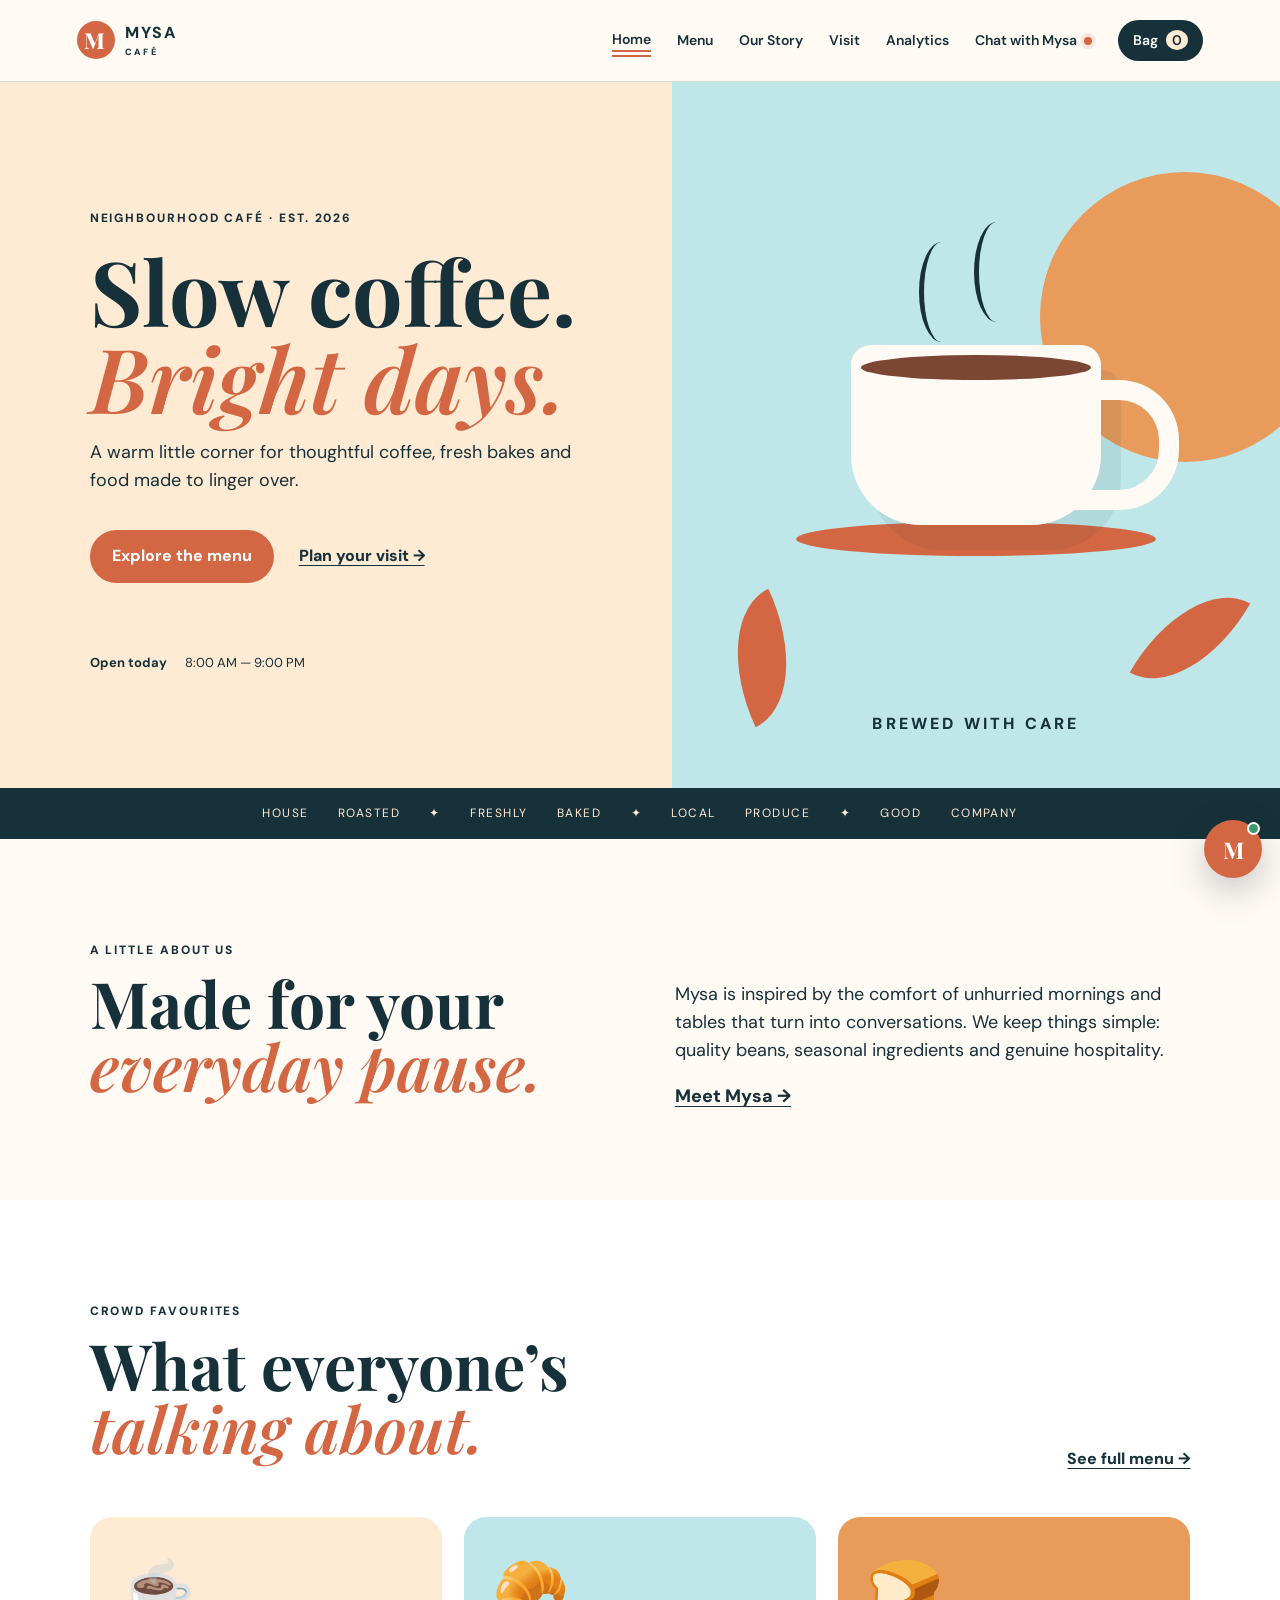
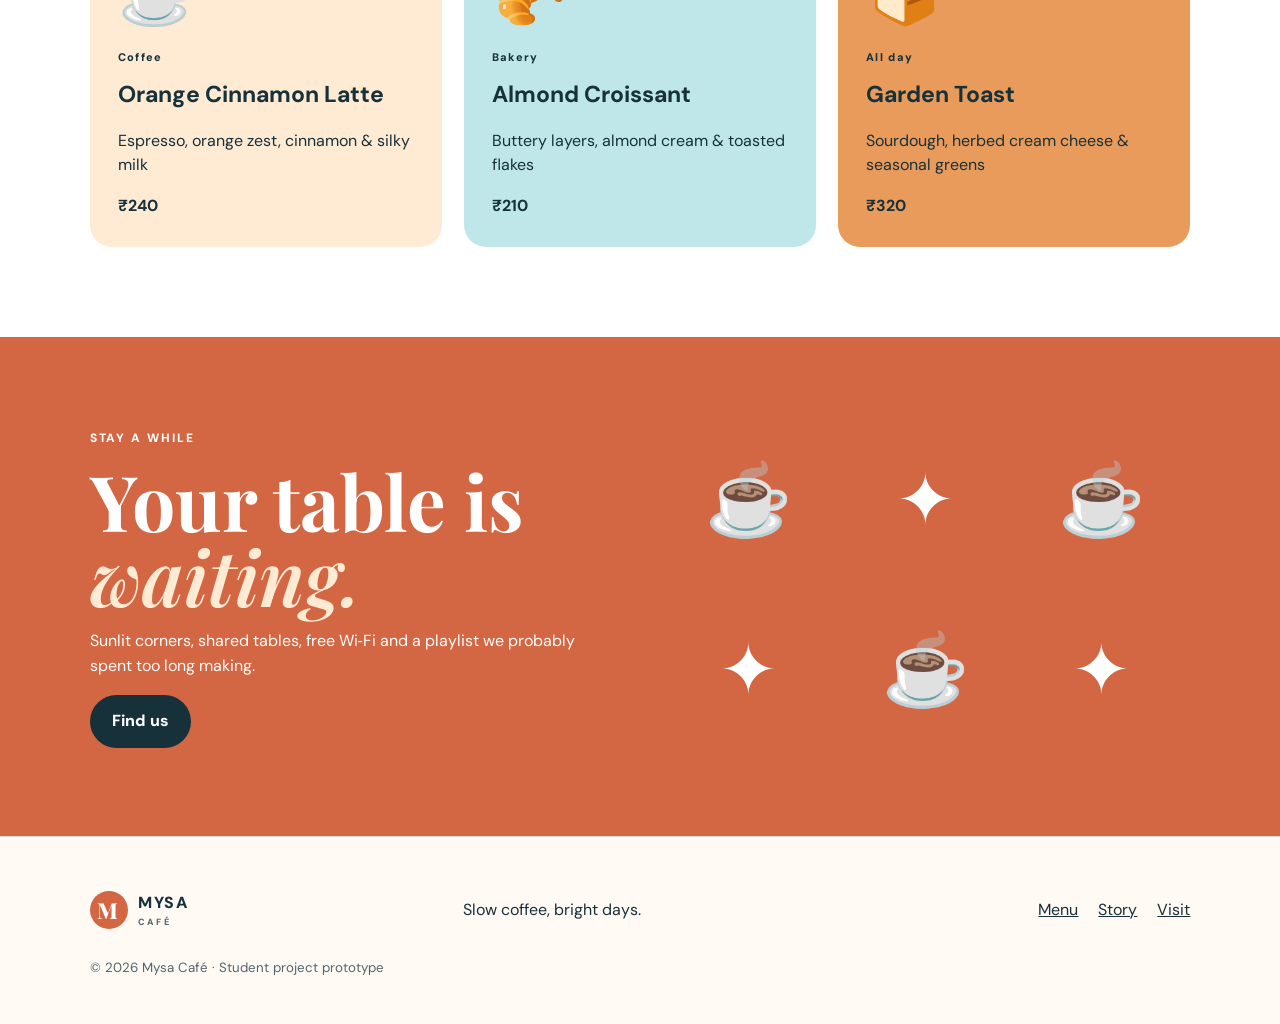
<file: index.html>
<!doctype html><html lang="en"><head><meta charset="utf-8"><meta name="viewport" content="width=device-width,initial-scale=1"><meta name="description" content="Mysa Cafe - slow coffee, bright plates and good company."><title>Mysa Café | Home</title><link rel="preconnect" href="https://fonts.googleapis.com"><link rel="preconnect" href="https://fonts.gstatic.com" crossorigin><link href="https://fonts.googleapis.com/css2?family=DM+Sans:wght@400;500;600;700&family=Playfair+Display:ital,wght@0,600;1,600&display=swap" rel="stylesheet"><link rel="stylesheet" href="styles.css">  <link rel="stylesheet" href="animations.css">
</head><body>
<header class="site-header"><a class="brand" href="index.html"><span class="brand-mark">M</span><span>MYSA <small>CAFÉ</small></span></a><button class="nav-toggle" aria-label="Open navigation" aria-expanded="false">☰</button><nav><a class="active" href="index.html">Home</a><a href="menu.html">Menu</a><a href="about.html">Our Story</a><a href="contact.html">Visit</a><a href="dashboard.html">Analytics</a><a href="#chat" class="chat-nav-link" data-open-chat>Chat with Mysa <span class="chat-nav-dot" aria-hidden="true"></span></a><a class="bag" href="menu.html#order">Bag <span id="cartCount">0</span></a></nav></header>
<main><section class="hero"><div class="hero-copy"><p class="eyebrow">NEIGHBOURHOOD CAFÉ · EST. 2026</p><h1>Slow coffee.<br><em>Bright days.</em></h1><p class="lede">A warm little corner for thoughtful coffee, fresh bakes and food made to linger over.</p><div class="actions"><a class="btn primary" href="menu.html">Explore the menu</a><a class="text-link" href="contact.html">Plan your visit →</a></div><div class="hero-note"><b>Open today</b><span>8:00 AM — 9:00 PM</span></div></div><div class="hero-art" aria-label="Stylised illustration of a coffee cup"><div class="sun"></div><div class="steam s1"></div><div class="steam s2"></div><div class="cup"><div class="coffee"></div></div><div class="saucer"></div><div class="leaf l1"></div><div class="leaf l2"></div><p>BREWED WITH CARE</p></div></section>
<section class="marquee" aria-label="Cafe highlights"><span>HOUSE ROASTED</span> ✦ <span>FRESHLY BAKED</span> ✦ <span>LOCAL PRODUCE</span> ✦ <span>GOOD COMPANY</span></section>
<section class="section intro"><div><p class="eyebrow">A LITTLE ABOUT US</p><h2>Made for your<br><em>everyday pause.</em></h2></div><div><p>Mysa is inspired by the comfort of unhurried mornings and tables that turn into conversations. We keep things simple: quality beans, seasonal ingredients and genuine hospitality.</p><a class="text-link" href="about.html">Meet Mysa →</a></div></section>
<section class="section favourites"><div class="section-head"><div><p class="eyebrow">CROWD FAVOURITES</p><h2>What everyone’s<br><em>talking about.</em></h2></div><a class="text-link" href="menu.html">See full menu →</a></div><div class="cards"><article class="food-card peach"><div class="food-icon">☕</div><div><span>Coffee</span><h3>Orange Cinnamon Latte</h3><p>Espresso, orange zest, cinnamon & silky milk</p><b>₹240</b></div></article><article class="food-card blue"><div class="food-icon">🥐</div><div><span>Bakery</span><h3>Almond Croissant</h3><p>Buttery layers, almond cream & toasted flakes</p><b>₹210</b></div></article><article class="food-card orange"><div class="food-icon">🍞</div><div><span>All day</span><h3>Garden Toast</h3><p>Sourdough, herbed cream cheese & seasonal greens</p><b>₹320</b></div></article></div></section>
<section class="split-banner"><div><p class="eyebrow">STAY A WHILE</p><h2>Your table is<br><em>waiting.</em></h2><p>Sunlit corners, shared tables, free Wi‑Fi and a playlist we probably spent too long making.</p><a class="btn dark" href="contact.html">Find us</a></div><div class="pattern"><span>☕</span><span>✦</span><span>☕</span><span>✦</span><span>☕</span><span>✦</span></div></section></main>
<footer><div class="brand footer-brand"><span class="brand-mark">M</span><span>MYSA <small>CAFÉ</small></span></div><p>Slow coffee, bright days.</p><div><a href="menu.html">Menu</a><a href="about.html">Story</a><a href="contact.html">Visit</a></div><small>© 2026 Mysa Café · Student project prototype</small></footer><script src="script.js"></script>  <script src="animations.js"></script>
</body></html>
</file>
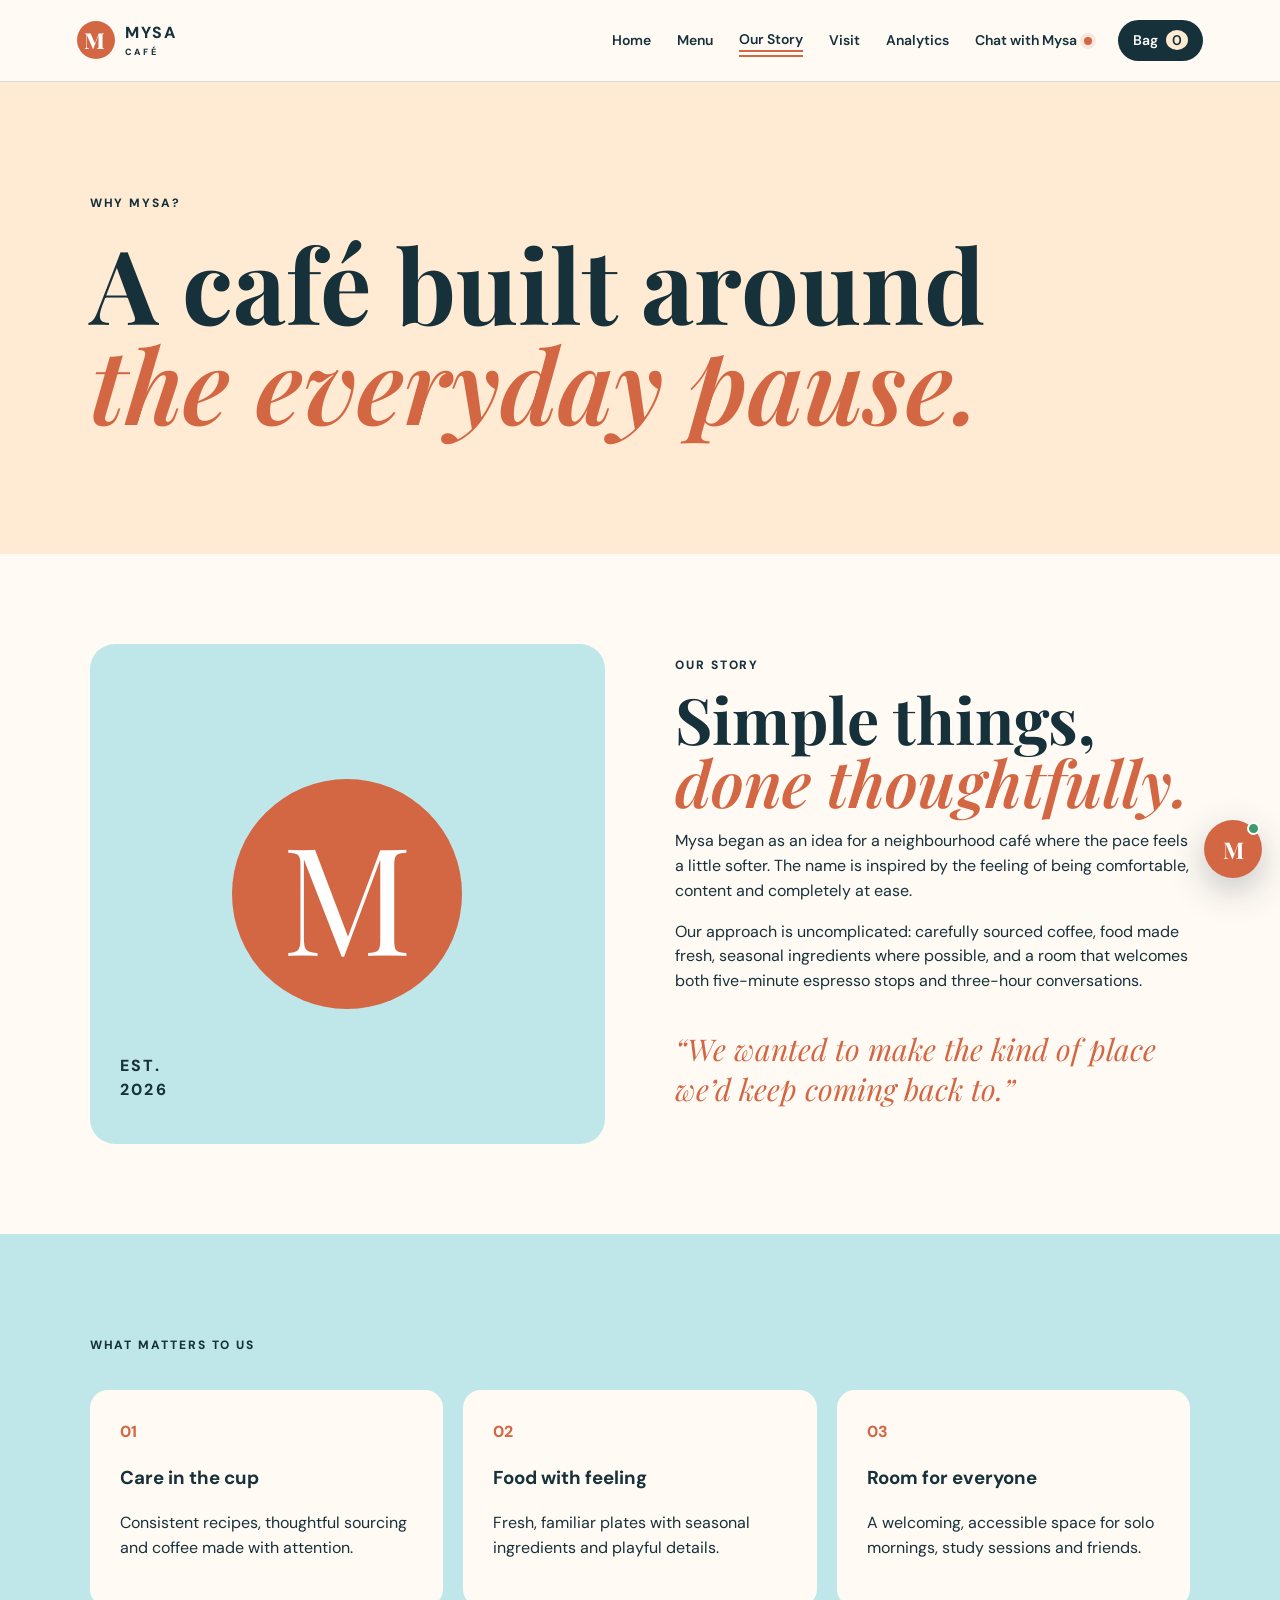
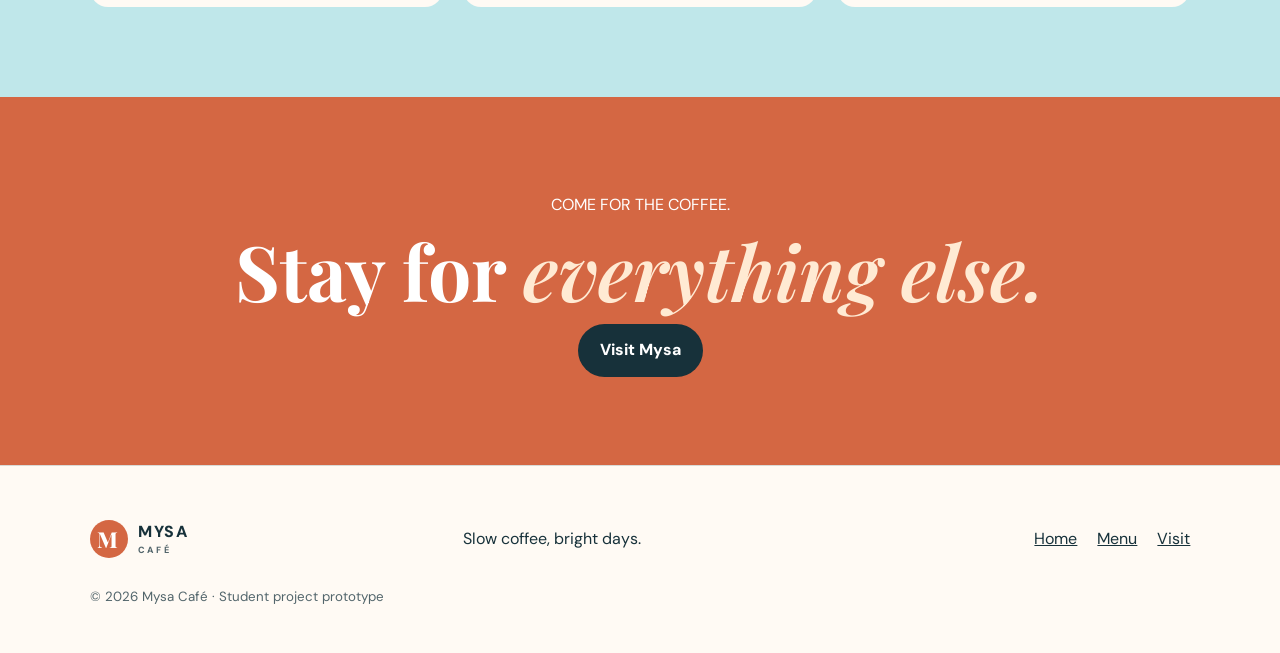
<file: about.html>
<!doctype html><html lang="en"><head><meta charset="utf-8"><meta name="viewport" content="width=device-width,initial-scale=1"><title>Mysa Café | Our Story</title><link rel="preconnect" href="https://fonts.googleapis.com"><link rel="preconnect" href="https://fonts.gstatic.com" crossorigin><link href="https://fonts.googleapis.com/css2?family=DM+Sans:wght@400;500;600;700&family=Playfair+Display:ital,wght@0,600;1,600&display=swap" rel="stylesheet"><link rel="stylesheet" href="styles.css">  <link rel="stylesheet" href="animations.css">
</head><body><header class="site-header"><a class="brand" href="index.html"><span class="brand-mark">M</span><span>MYSA <small>CAFÉ</small></span></a><button class="nav-toggle" aria-label="Open navigation" aria-expanded="false">☰</button><nav><a href="index.html">Home</a><a href="menu.html">Menu</a><a class="active" href="about.html">Our Story</a><a href="contact.html">Visit</a><a href="dashboard.html">Analytics</a><a href="#chat" class="chat-nav-link" data-open-chat>Chat with Mysa <span class="chat-nav-dot" aria-hidden="true"></span></a><a class="bag" href="menu.html#order">Bag <span id="cartCount">0</span></a></nav></header><main><section class="page-hero story-hero"><p class="eyebrow">WHY MYSA?</p><h1>A café built around<br><em>the everyday pause.</em></h1></section><section class="story-grid section"><div class="story-art"><div class="big-circle">M</div><p>EST.<br>2026</p></div><div class="story-copy"><p class="eyebrow">OUR STORY</p><h2>Simple things,<br><em>done thoughtfully.</em></h2><p>Mysa began as an idea for a neighbourhood café where the pace feels a little softer. The name is inspired by the feeling of being comfortable, content and completely at ease.</p><p>Our approach is uncomplicated: carefully sourced coffee, food made fresh, seasonal ingredients where possible, and a room that welcomes both five-minute espresso stops and three-hour conversations.</p><blockquote>“We wanted to make the kind of place we’d keep coming back to.”</blockquote></div></section><section class="values section"><p class="eyebrow">WHAT MATTERS TO US</p><div class="value-grid"><article><span>01</span><h3>Care in the cup</h3><p>Consistent recipes, thoughtful sourcing and coffee made with attention.</p></article><article><span>02</span><h3>Food with feeling</h3><p>Fresh, familiar plates with seasonal ingredients and playful details.</p></article><article><span>03</span><h3>Room for everyone</h3><p>A welcoming, accessible space for solo mornings, study sessions and friends.</p></article></div></section><section class="quote-banner"><p>COME FOR THE COFFEE.</p><h2>Stay for <em>everything else.</em></h2><a class="btn dark" href="contact.html">Visit Mysa</a></section></main><footer><div class="brand footer-brand"><span class="brand-mark">M</span><span>MYSA <small>CAFÉ</small></span></div><p>Slow coffee, bright days.</p><div><a href="index.html">Home</a><a href="menu.html">Menu</a><a href="contact.html">Visit</a></div><small>© 2026 Mysa Café · Student project prototype</small></footer><script src="script.js"></script>  <script src="animations.js"></script>
</body></html>
</file>
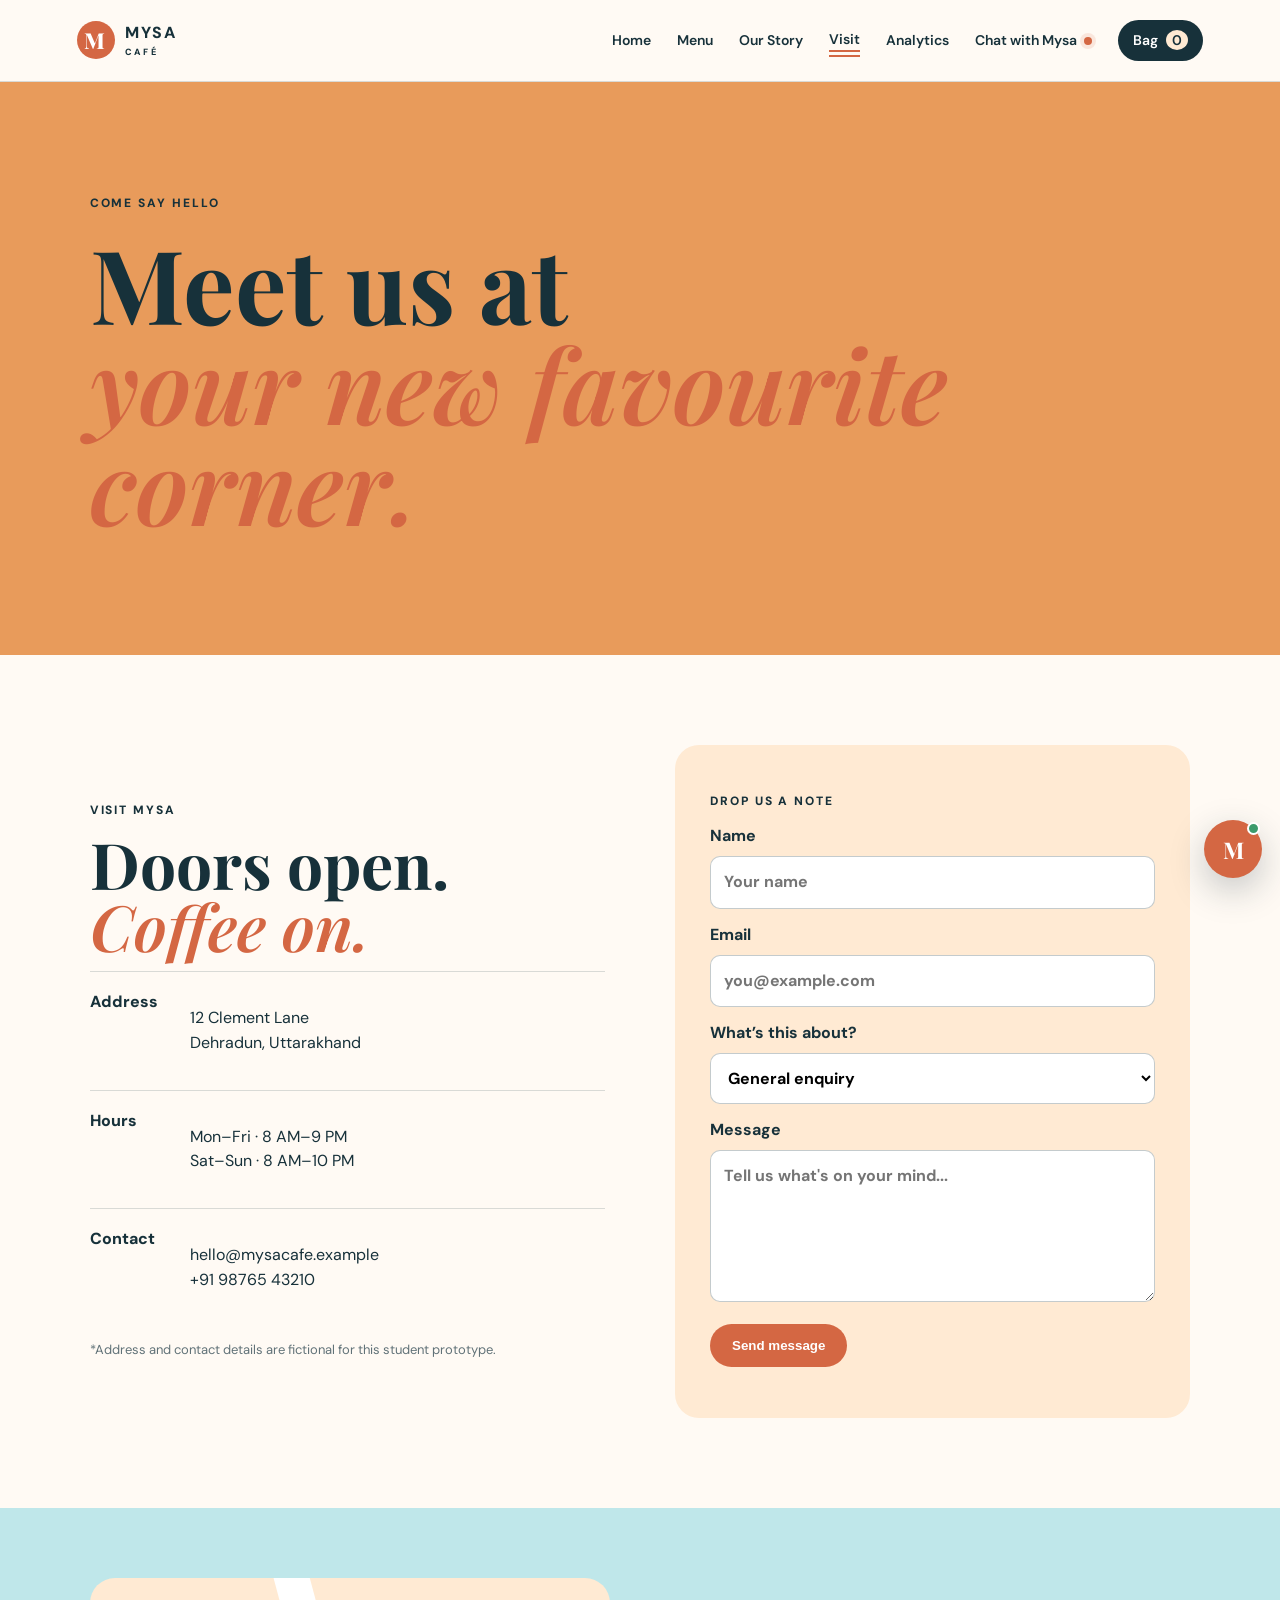
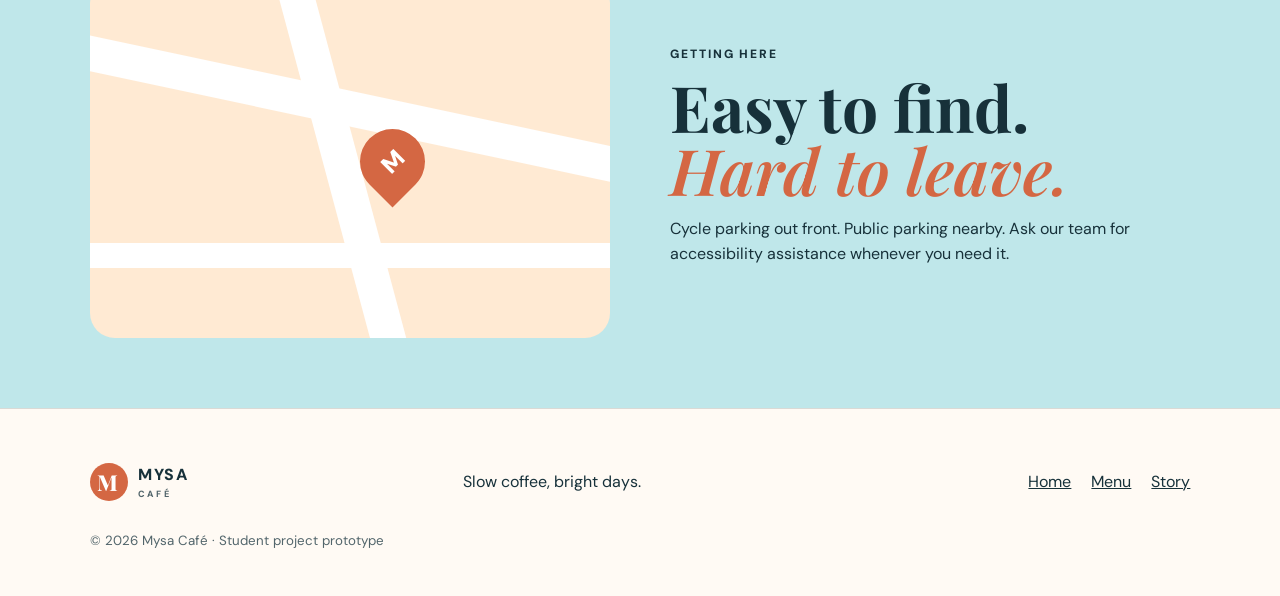
<file: contact.html>
<!doctype html><html lang="en"><head><meta charset="utf-8"><meta name="viewport" content="width=device-width,initial-scale=1"><title>Mysa Café | Visit</title><link rel="preconnect" href="https://fonts.googleapis.com"><link rel="preconnect" href="https://fonts.gstatic.com" crossorigin><link href="https://fonts.googleapis.com/css2?family=DM+Sans:wght@400;500;600;700&family=Playfair+Display:ital,wght@0,600;1,600&display=swap" rel="stylesheet"><link rel="stylesheet" href="styles.css">  <link rel="stylesheet" href="animations.css">
</head><body><header class="site-header"><a class="brand" href="index.html"><span class="brand-mark">M</span><span>MYSA <small>CAFÉ</small></span></a><button class="nav-toggle" aria-label="Open navigation" aria-expanded="false">☰</button><nav><a href="index.html">Home</a><a href="menu.html">Menu</a><a href="about.html">Our Story</a><a class="active" href="contact.html">Visit</a><a href="dashboard.html">Analytics</a><a href="#chat" class="chat-nav-link" data-open-chat>Chat with Mysa <span class="chat-nav-dot" aria-hidden="true"></span></a><a class="bag" href="menu.html#order">Bag <span id="cartCount">0</span></a></nav></header><main><section class="page-hero visit-hero"><p class="eyebrow">COME SAY HELLO</p><h1>Meet us at<br><em>your new favourite corner.</em></h1></section><section class="visit-grid section"><div class="visit-info"><p class="eyebrow">VISIT MYSA</p><h2>Doors open.<br><em>Coffee on.</em></h2><div class="info-row"><span>Address</span><p>12 Clement Lane<br>Dehradun, Uttarakhand</p></div><div class="info-row"><span>Hours</span><p>Mon–Fri · 8 AM–9 PM<br>Sat–Sun · 8 AM–10 PM</p></div><div class="info-row"><span>Contact</span><p>hello@mysacafe.example<br>+91 98765 43210</p></div><p class="fine">*Address and contact details are fictional for this student prototype.</p></div><form class="contact-form" id="contactForm"><p class="eyebrow">DROP US A NOTE</p><label>Name<input name="name" required placeholder="Your name"></label><label>Email<input name="email" type="email" required placeholder="you@example.com"></label><label>What’s this about?<select name="topic"><option>General enquiry</option><option>Table / group visit</option><option>Feedback</option><option>Collaboration</option></select></label><label>Message<textarea name="message" rows="5" required placeholder="Tell us what's on your mind..."></textarea></label><button class="btn primary" type="submit">Send message</button><p id="formStatus" class="form-status" role="status"></p></form></section><section class="map-card"><div class="roads"><span class="road r1"></span><span class="road r2"></span><span class="road r3"></span><span class="pin">M</span></div><div><p class="eyebrow">GETTING HERE</p><h2>Easy to find.<br><em>Hard to leave.</em></h2><p>Cycle parking out front. Public parking nearby. Ask our team for accessibility assistance whenever you need it.</p></div></section></main><footer><div class="brand footer-brand"><span class="brand-mark">M</span><span>MYSA <small>CAFÉ</small></span></div><p>Slow coffee, bright days.</p><div><a href="index.html">Home</a><a href="menu.html">Menu</a><a href="about.html">Story</a></div><small>© 2026 Mysa Café · Student project prototype</small></footer><script src="script.js"></script>  <script src="animations.js"></script>
</body></html>
</file>
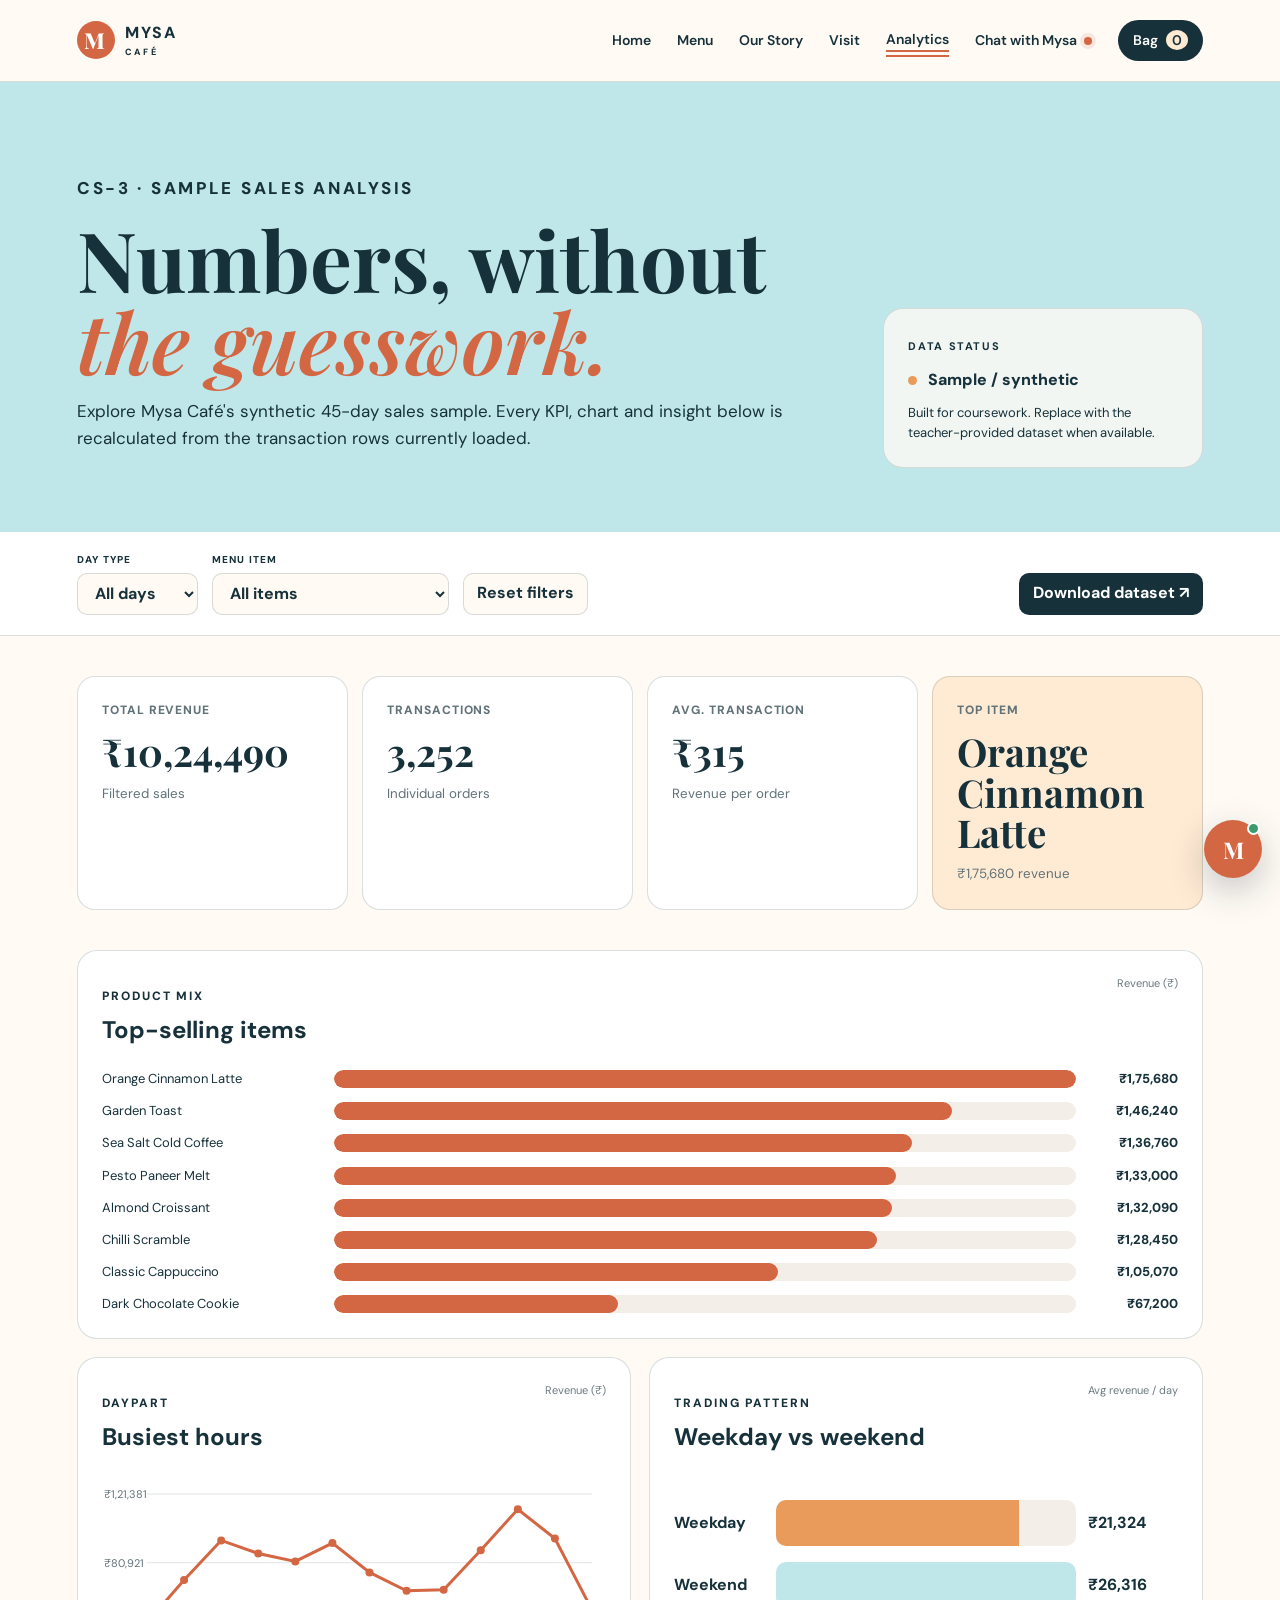
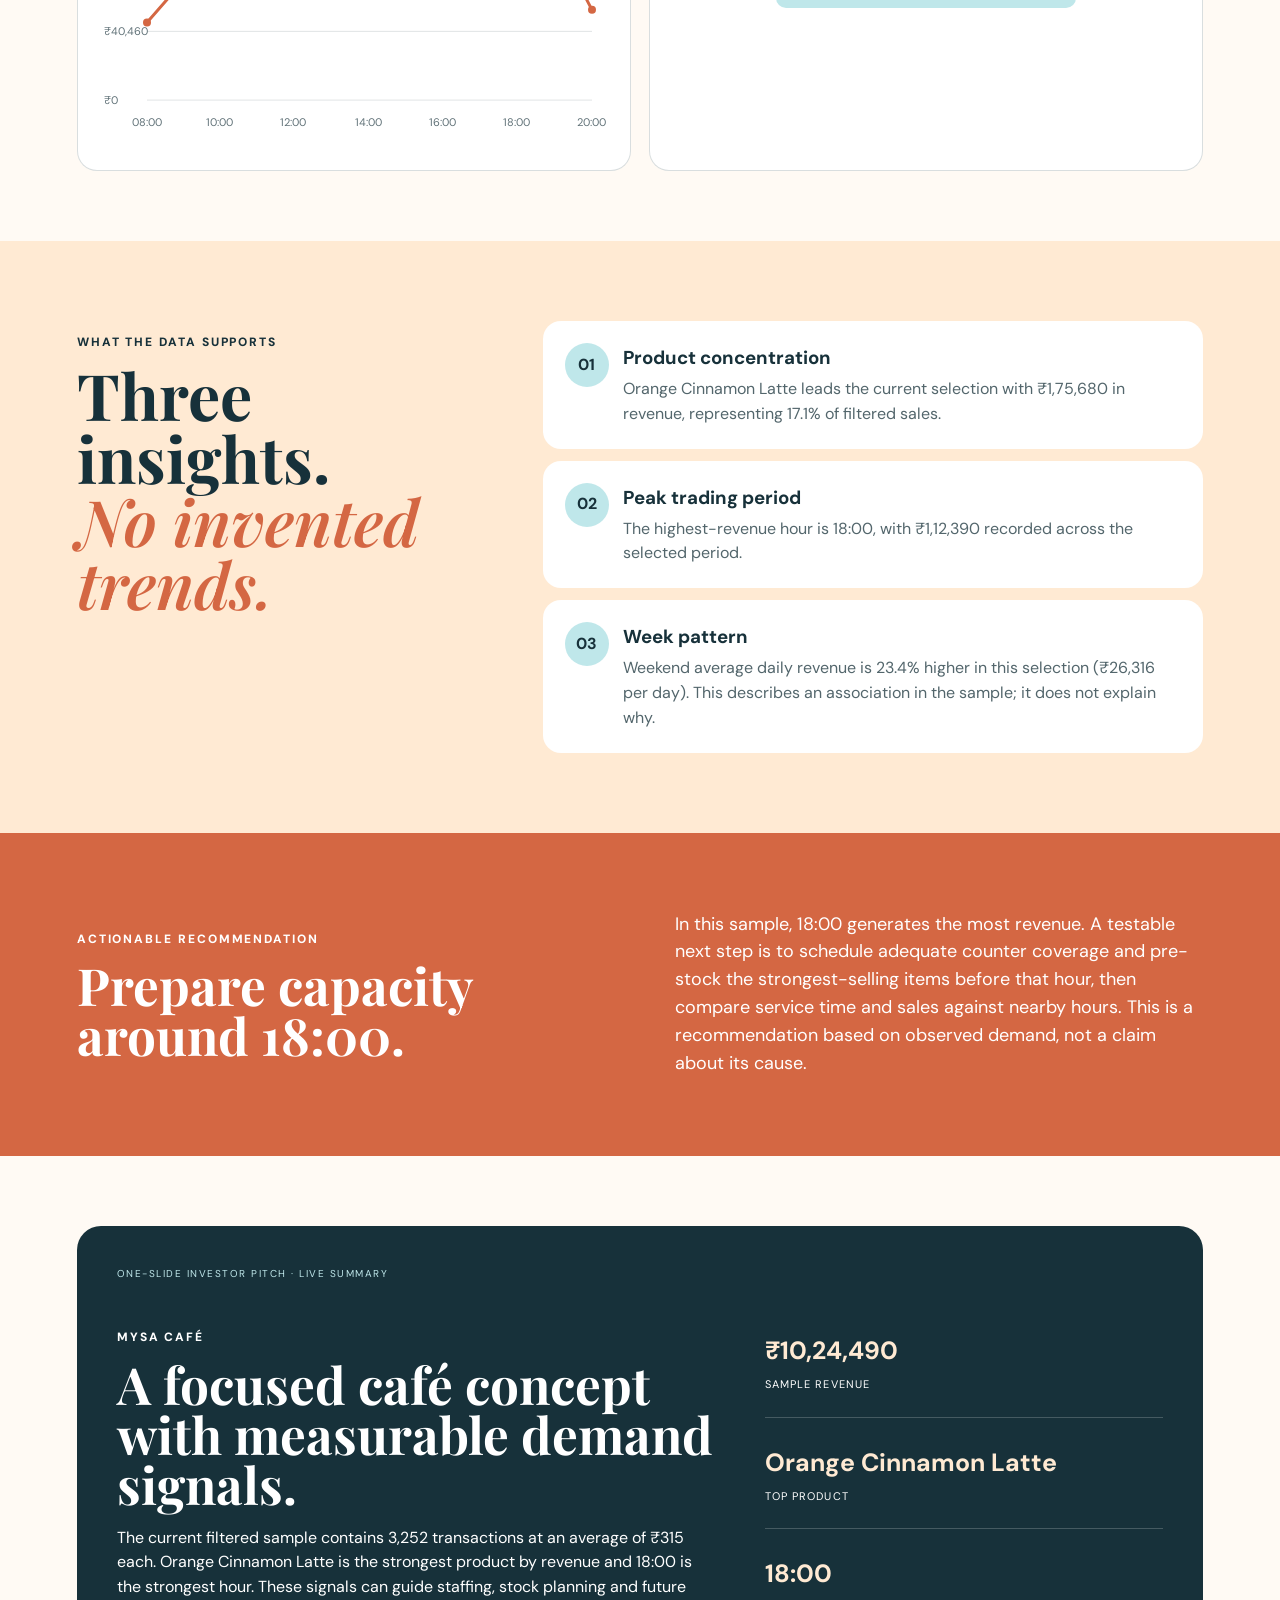
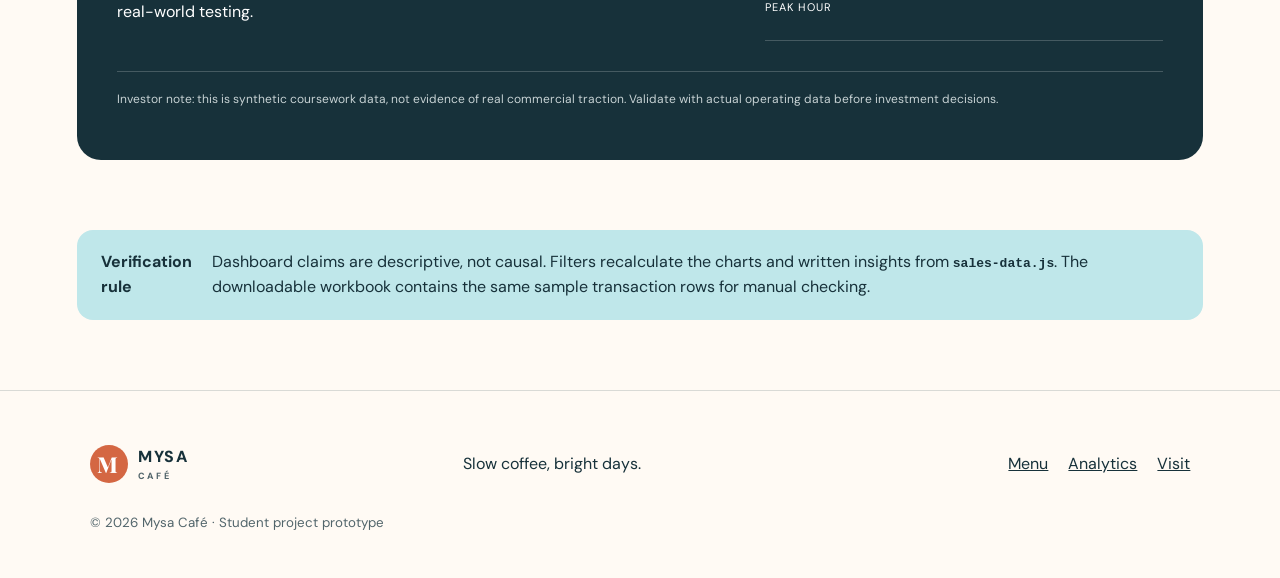
<file: dashboard.html>
<!doctype html><html lang="en"><head><meta charset="utf-8"><meta name="viewport" content="width=device-width,initial-scale=1"><meta name="description" content="Mysa Cafe sample sales analytics dashboard"><title>Mysa Café | Sales Dashboard</title><link rel="preconnect" href="https://fonts.googleapis.com"><link rel="preconnect" href="https://fonts.gstatic.com" crossorigin><link href="https://fonts.googleapis.com/css2?family=DM+Sans:wght@400;500;600;700&family=Playfair+Display:ital,wght@0,600;1,600&display=swap" rel="stylesheet"><link rel="stylesheet" href="styles.css"><link rel="stylesheet" href="dashboard.css">  <link rel="stylesheet" href="animations.css">
</head><body>
<header class="site-header"><a class="brand" href="index.html"><span class="brand-mark">M</span><span>MYSA <small>CAFÉ</small></span></a><button class="nav-toggle" aria-label="Open navigation" aria-expanded="false">☰</button><nav><a href="index.html">Home</a><a href="menu.html">Menu</a><a href="about.html">Our Story</a><a href="contact.html">Visit</a><a class="active" href="dashboard.html">Analytics</a><a href="#chat" class="chat-nav-link" data-open-chat>Chat with Mysa <span class="chat-nav-dot"></span></a><a class="bag" href="menu.html#order">Bag <span id="cartCount">0</span></a></nav></header>
<main class="dash-main"><section class="dash-hero"><div><p class="eyebrow">CS-3 · SAMPLE SALES ANALYSIS</p><h1>Numbers, without<br><em>the guesswork.</em></h1><p>Explore Mysa Café's synthetic 45-day sales sample. Every KPI, chart and insight below is recalculated from the transaction rows currently loaded.</p></div><div class="data-trust"><strong>DATA STATUS</strong><span><i></i> Sample / synthetic</span><p>Built for coursework. Replace with the teacher-provided dataset when available.</p></div></section>
<section class="dash-toolbar" aria-label="Dashboard filters"><div><label for="dayFilter">Day type</label><select id="dayFilter"><option value="All">All days</option><option>Weekday</option><option>Weekend</option></select></div><div><label for="itemFilter">Menu item</label><select id="itemFilter"><option value="All">All items</option></select></div><button id="resetFilters" type="button">Reset filters</button><a class="data-download" href="Mysa_Cafe_Sample_Sales_Data.xlsx" download>Download dataset ↗</a></section>
<section class="kpi-grid" aria-label="Key performance indicators"><article><span>Total revenue</span><strong id="kpiRevenue">—</strong><small id="kpiRevenueNote">Filtered sales</small></article><article><span>Transactions</span><strong id="kpiTransactions">—</strong><small>Individual orders</small></article><article><span>Avg. transaction</span><strong id="kpiAverage">—</strong><small>Revenue per order</small></article><article class="accent"><span>Top item</span><strong id="kpiTopItem">—</strong><small id="kpiTopItemNote">By revenue</small></article></section>
<section class="chart-grid"><article class="chart-card wide"><div class="chart-head"><div><p class="eyebrow">PRODUCT MIX</p><h2>Top-selling items</h2></div><span>Revenue (₹)</span></div><div id="itemChart" class="bar-chart" role="img" aria-label="Bar chart of revenue by menu item"></div></article><article class="chart-card"><div class="chart-head"><div><p class="eyebrow">DAYPART</p><h2>Busiest hours</h2></div><span>Revenue (₹)</span></div><canvas id="hourChart" width="700" height="360" aria-label="Line chart of revenue by hour"></canvas></article><article class="chart-card"><div class="chart-head"><div><p class="eyebrow">TRADING PATTERN</p><h2>Weekday vs weekend</h2></div><span>Avg revenue / day</span></div><div id="dayTypeChart" class="compare-chart"></div></article></section>
<section class="insight-section"><div class="section-title"><p class="eyebrow">WHAT THE DATA SUPPORTS</p><h2>Three insights.<br><em>No invented trends.</em></h2></div><div class="insight-list" id="insightList"></div></section>
<section class="recommendation"><div><p class="eyebrow">ACTIONABLE RECOMMENDATION</p><h2 id="recommendationTitle">Staff for the peak, not the average.</h2></div><p id="recommendationText">—</p></section>
<section class="investor-card"><div class="pitch-label">ONE-SLIDE INVESTOR PITCH · LIVE SUMMARY</div><div class="pitch-grid"><div><p class="eyebrow">MYSA CAFÉ</p><h2>A focused café concept with measurable demand signals.</h2><p id="pitchNarrative">—</p></div><div class="pitch-stats"><div><strong id="pitchRevenue">—</strong><span>sample revenue</span></div><div><strong id="pitchTop">—</strong><span>top product</span></div><div><strong id="pitchPeak">—</strong><span>peak hour</span></div></div></div><p class="pitch-caveat">Investor note: this is synthetic coursework data, not evidence of real commercial traction. Validate with actual operating data before investment decisions.</p></section>
<section class="method-note"><strong>Verification rule</strong><p>Dashboard claims are descriptive, not causal. Filters recalculate the charts and written insights from <code>sales-data.js</code>. The downloadable workbook contains the same sample transaction rows for manual checking.</p></section></main>
<footer><div class="brand footer-brand"><span class="brand-mark">M</span><span>MYSA <small>CAFÉ</small></span></div><p>Slow coffee, bright days.</p><div><a href="menu.html">Menu</a><a href="dashboard.html">Analytics</a><a href="contact.html">Visit</a></div><small>© 2026 Mysa Café · Student project prototype</small></footer><script src="sales-data.js"></script><script src="script.js"></script><script src="dashboard.js"></script>  <script src="animations.js"></script>
</body></html>
</file>
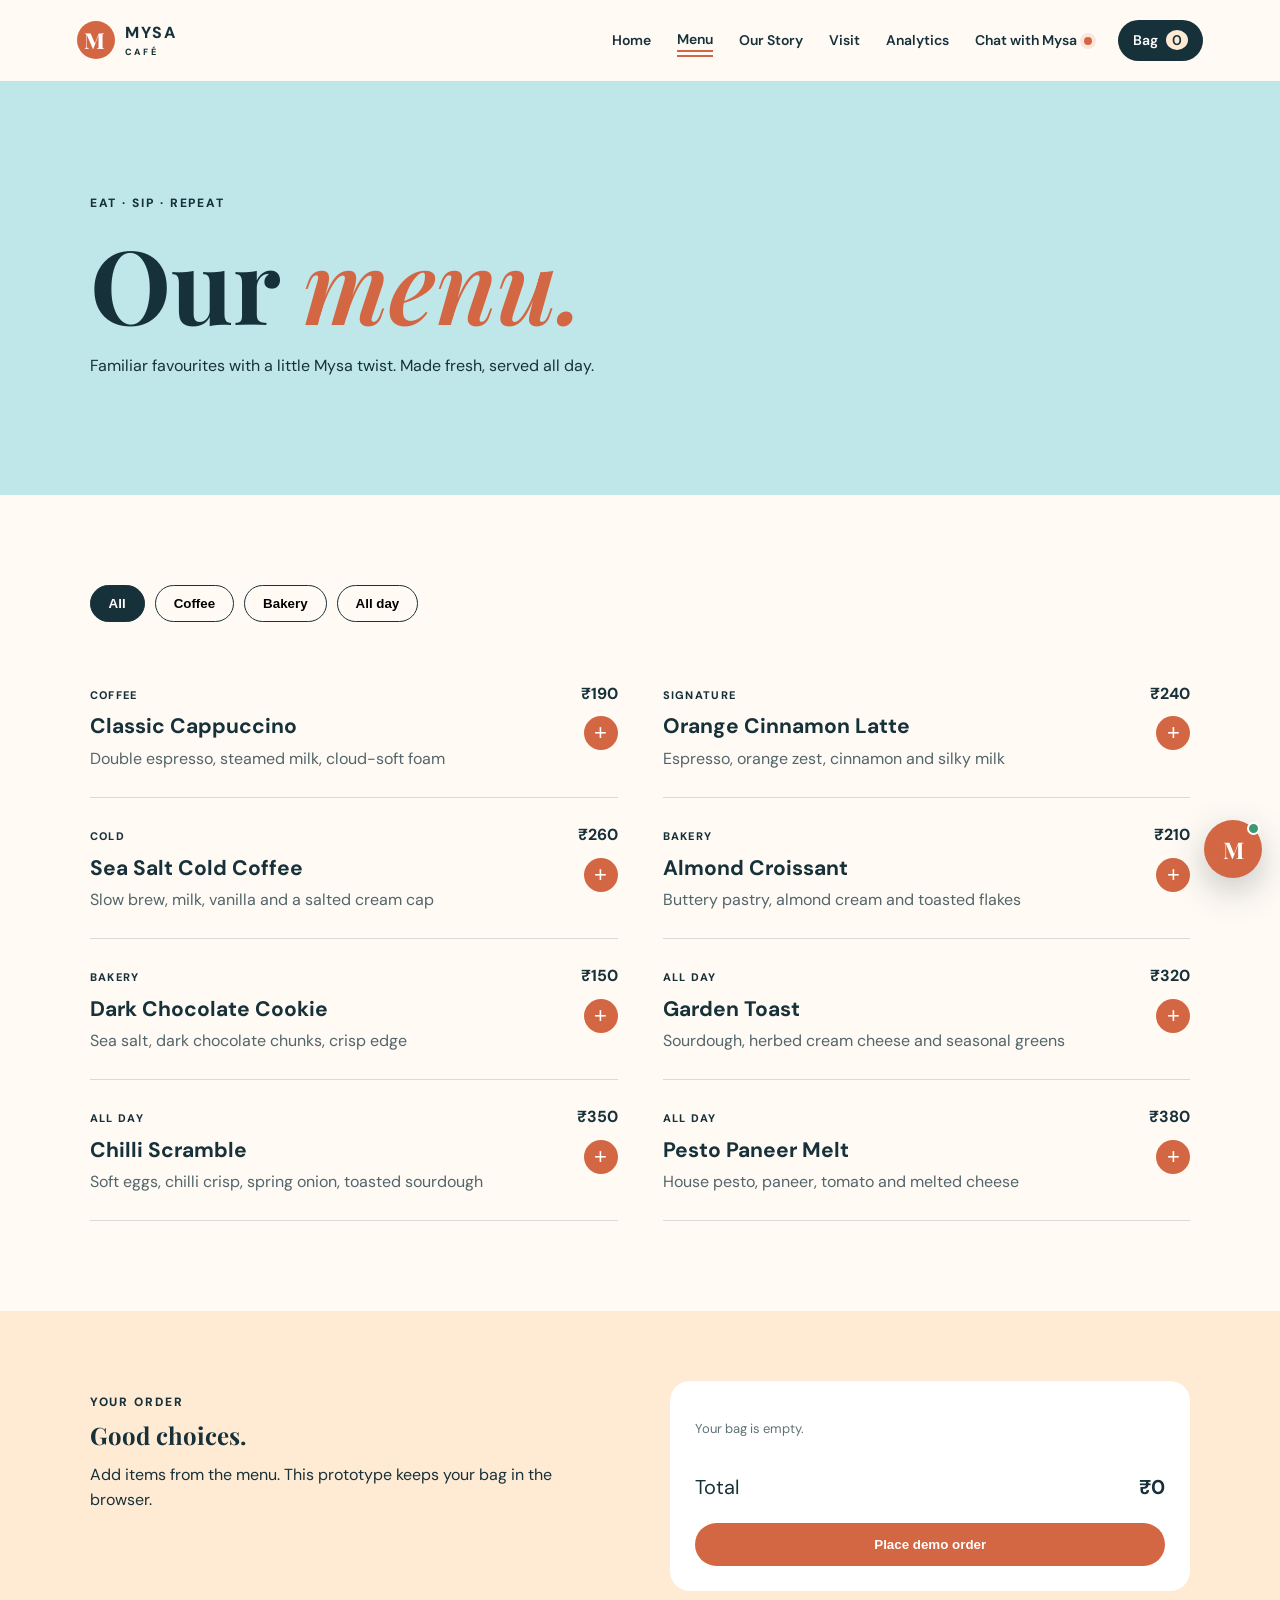
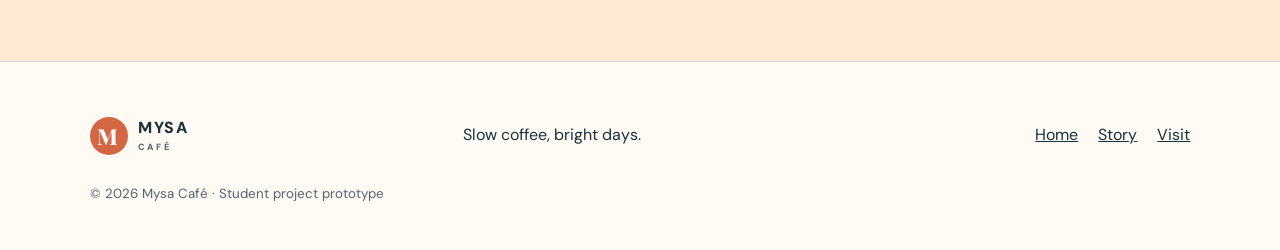
<file: menu.html>
<!doctype html><html lang="en"><head><meta charset="utf-8"><meta name="viewport" content="width=device-width,initial-scale=1"><title>Mysa Café | Menu</title><link rel="preconnect" href="https://fonts.googleapis.com"><link rel="preconnect" href="https://fonts.gstatic.com" crossorigin><link href="https://fonts.googleapis.com/css2?family=DM+Sans:wght@400;500;600;700&family=Playfair+Display:ital,wght@0,600;1,600&display=swap" rel="stylesheet"><link rel="stylesheet" href="styles.css">  <link rel="stylesheet" href="animations.css">
</head><body><header class="site-header"><a class="brand" href="index.html"><span class="brand-mark">M</span><span>MYSA <small>CAFÉ</small></span></a><button class="nav-toggle" aria-label="Open navigation" aria-expanded="false">☰</button><nav><a href="index.html">Home</a><a class="active" href="menu.html">Menu</a><a href="about.html">Our Story</a><a href="contact.html">Visit</a><a href="dashboard.html">Analytics</a><a href="#chat" class="chat-nav-link" data-open-chat>Chat with Mysa <span class="chat-nav-dot" aria-hidden="true"></span></a><a class="bag" href="#order">Bag <span id="cartCount">0</span></a></nav></header><main><section class="page-hero menu-hero"><p class="eyebrow">EAT · SIP · REPEAT</p><h1>Our <em>menu.</em></h1><p>Familiar favourites with a little Mysa twist. Made fresh, served all day.</p></section><section class="section menu-section"><div class="filters" role="group" aria-label="Menu filters"><button class="filter active" data-filter="all">All</button><button class="filter" data-filter="coffee">Coffee</button><button class="filter" data-filter="bakery">Bakery</button><button class="filter" data-filter="food">All day</button></div><div class="menu-grid" id="menuGrid">
<article class="menu-item" data-cat="coffee"><div><span class="tag">COFFEE</span><h3>Classic Cappuccino</h3><p>Double espresso, steamed milk, cloud-soft foam</p></div><div><b>₹190</b><button class="add" data-name="Classic Cappuccino" data-price="190">+</button></div></article>
<article class="menu-item" data-cat="coffee"><div><span class="tag">SIGNATURE</span><h3>Orange Cinnamon Latte</h3><p>Espresso, orange zest, cinnamon and silky milk</p></div><div><b>₹240</b><button class="add" data-name="Orange Cinnamon Latte" data-price="240">+</button></div></article>
<article class="menu-item" data-cat="coffee"><div><span class="tag">COLD</span><h3>Sea Salt Cold Coffee</h3><p>Slow brew, milk, vanilla and a salted cream cap</p></div><div><b>₹260</b><button class="add" data-name="Sea Salt Cold Coffee" data-price="260">+</button></div></article>
<article class="menu-item" data-cat="bakery"><div><span class="tag">BAKERY</span><h3>Almond Croissant</h3><p>Buttery pastry, almond cream and toasted flakes</p></div><div><b>₹210</b><button class="add" data-name="Almond Croissant" data-price="210">+</button></div></article>
<article class="menu-item" data-cat="bakery"><div><span class="tag">BAKERY</span><h3>Dark Chocolate Cookie</h3><p>Sea salt, dark chocolate chunks, crisp edge</p></div><div><b>₹150</b><button class="add" data-name="Dark Chocolate Cookie" data-price="150">+</button></div></article>
<article class="menu-item" data-cat="food"><div><span class="tag">ALL DAY</span><h3>Garden Toast</h3><p>Sourdough, herbed cream cheese and seasonal greens</p></div><div><b>₹320</b><button class="add" data-name="Garden Toast" data-price="320">+</button></div></article>
<article class="menu-item" data-cat="food"><div><span class="tag">ALL DAY</span><h3>Chilli Scramble</h3><p>Soft eggs, chilli crisp, spring onion, toasted sourdough</p></div><div><b>₹350</b><button class="add" data-name="Chilli Scramble" data-price="350">+</button></div></article>
<article class="menu-item" data-cat="food"><div><span class="tag">ALL DAY</span><h3>Pesto Paneer Melt</h3><p>House pesto, paneer, tomato and melted cheese</p></div><div><b>₹380</b><button class="add" data-name="Pesto Paneer Melt" data-price="380">+</button></div></article></div></section>
<section class="order-panel" id="order"><div><p class="eyebrow">YOUR ORDER</p><h2>Good choices.</h2><p>Add items from the menu. This prototype keeps your bag in the browser.</p></div><div class="cart-box"><div id="cartItems"><p class="empty">Your bag is empty.</p></div><div class="cart-total"><span>Total</span><b id="cartTotal">₹0</b></div><button id="checkout" class="btn primary wide">Place demo order</button></div></section></main><footer><div class="brand footer-brand"><span class="brand-mark">M</span><span>MYSA <small>CAFÉ</small></span></div><p>Slow coffee, bright days.</p><div><a href="index.html">Home</a><a href="about.html">Story</a><a href="contact.html">Visit</a></div><small>© 2026 Mysa Café · Student project prototype</small></footer><script src="script.js"></script>  <script src="animations.js"></script>
</body></html>
</file>
<file: styles.css>
:root{--cream:#FFEAD3;--blue:#BFE7EA;--orange:#E89B5B;--terra:#D46743;--ink:#17313A;--paper:#fffaf4;--line:rgba(23,49,58,.16)}*{box-sizing:border-box}html{scroll-behavior:smooth}body{margin:0;background:var(--paper);color:var(--ink);font-family:'DM Sans',Arial,sans-serif;line-height:1.55}a{color:inherit}.site-header{height:82px;padding:0 clamp(22px,6vw,80px);display:flex;align-items:center;justify-content:space-between;border-bottom:1px solid var(--line);background:rgba(255,250,244,.95);position:sticky;top:0;z-index:20}.brand{display:flex;gap:10px;align-items:center;text-decoration:none;font-weight:800;letter-spacing:.12em}.brand small{display:block;font-size:9px;letter-spacing:.3em}.brand-mark{width:38px;height:38px;border-radius:50%;display:grid;place-items:center;background:var(--terra);color:white;font-family:'Playfair Display',serif;font-size:22px}.site-header nav{display:flex;gap:26px;align-items:center}.site-header nav a{text-decoration:none;font-size:14px;font-weight:600}.site-header nav a.active{border-bottom:2px solid var(--terra)}.bag{background:var(--ink);color:white!important;padding:10px 15px;border-radius:30px}.bag span{background:var(--cream);color:var(--ink);border-radius:50%;padding:1px 6px;margin-left:5px}.nav-toggle{display:none;border:0;background:none;font-size:26px}.eyebrow{font-size:12px;font-weight:800;letter-spacing:.16em}.hero{min-height:670px;display:grid;grid-template-columns:1.05fr .95fr}.hero-copy{padding:clamp(65px,9vw,130px) clamp(28px,7vw,105px);background:var(--cream)}h1,h2{font-family:'Playfair Display',Georgia,serif;line-height:.98;margin:.2em 0}.hero h1{font-size:clamp(55px,7vw,100px)}h1 em,h2 em{color:var(--terra);font-weight:600}.lede{max-width:520px;font-size:18px}.actions{display:flex;gap:25px;align-items:center;margin:35px 0}.btn{display:inline-block;border:0;border-radius:100px;padding:14px 22px;text-decoration:none;font-weight:800;cursor:pointer}.primary{background:var(--terra);color:white}.dark{background:var(--ink);color:white}.text-link{font-weight:800;text-underline-offset:4px}.hero-note{margin-top:70px;display:flex;gap:18px;font-size:13px}.hero-art{position:relative;overflow:hidden;background:var(--blue);display:grid;place-items:center}.sun{position:absolute;width:290px;height:290px;border-radius:50%;background:var(--orange);top:90px;right:-50px}.cup{width:250px;height:180px;background:var(--paper);border-radius:20px 20px 70px 70px;position:relative;z-index:3;box-shadow:20px 25px 0 rgba(23,49,58,.08)}.cup:after{content:'';position:absolute;width:90px;height:90px;border:20px solid var(--paper);border-left:0;border-radius:0 60px 60px 0;right:-78px;top:35px}.coffee{height:25px;background:#7c4634;border-radius:50%;margin:10px}.saucer{position:absolute;width:360px;height:34px;border-radius:50%;background:var(--terra);top:440px}.steam{position:absolute;width:45px;height:100px;border-left:5px solid var(--ink);border-radius:50%;top:160px;z-index:5}.s1{margin-left:-70px}.s2{margin-left:40px;top:140px}.hero-art>p{position:absolute;bottom:35px;font-weight:800;letter-spacing:.2em}.leaf{position:absolute;background:var(--terra);width:70px;height:120px;border-radius:100% 0 100% 0}.l1{left:55px;bottom:70px;transform:rotate(-25deg)}.l2{right:55px;bottom:90px;transform:rotate(30deg)}.marquee{padding:16px;text-align:center;background:var(--ink);color:var(--cream);word-spacing:25px;font-size:12px;letter-spacing:.12em}.section{padding:90px clamp(28px,7vw,100px)}.intro{display:grid;grid-template-columns:1fr 1fr;gap:70px;align-items:end}.section h2,.visit-info h2,.map-card h2{font-size:clamp(42px,5vw,70px)}.intro>div:last-child{max-width:560px;font-size:18px}.section-head{display:flex;justify-content:space-between;align-items:end}.favourites{background:white}.cards{display:grid;grid-template-columns:repeat(3,1fr);gap:22px;margin-top:45px}.food-card{min-height:330px;border-radius:22px;padding:28px;display:flex;flex-direction:column;justify-content:space-between}.food-card.peach{background:var(--cream)}.food-card.blue{background:var(--blue)}.food-card.orange{background:var(--orange)}.food-icon{font-size:62px}.food-card span,.tag{font-size:11px;letter-spacing:.12em;font-weight:800}.food-card h3{font-size:23px;margin:8px 0}.split-banner,.quote-banner{padding:80px clamp(28px,7vw,100px);background:var(--terra);color:white;display:grid;grid-template-columns:1fr 1fr;gap:40px}.split-banner h2,.quote-banner h2{font-size:clamp(45px,6vw,80px)}.split-banner h2 em,.quote-banner h2 em{color:var(--cream)}.pattern{display:grid;grid-template-columns:repeat(3,1fr);place-items:center;font-size:70px}footer{padding:45px clamp(28px,7vw,100px);display:grid;grid-template-columns:1fr 1fr 1fr;gap:20px;align-items:center;border-top:1px solid var(--line)}footer div:nth-child(3){display:flex;gap:20px;justify-content:flex-end}footer small{grid-column:1/-1;color:#52656b}.page-hero{padding:100px clamp(28px,7vw,100px);background:var(--cream)}.page-hero h1{font-size:clamp(60px,8vw,110px)}.menu-hero{background:var(--blue)}.visit-hero{background:var(--orange)}.story-hero{background:var(--cream)}.filters{display:flex;gap:10px;flex-wrap:wrap;margin-bottom:35px}.filter{padding:10px 18px;border:1px solid var(--ink);border-radius:50px;background:transparent;cursor:pointer;font-weight:700}.filter.active{background:var(--ink);color:white}.menu-grid{display:grid;grid-template-columns:1fr 1fr;gap:0 45px}.menu-item{display:flex;justify-content:space-between;gap:20px;padding:25px 0;border-bottom:1px solid var(--line)}.menu-item h3{margin:4px 0;font-size:21px}.menu-item p{margin:0;color:#52656b}.menu-item>div:last-child{text-align:right;min-width:70px}.add{display:block;margin:10px 0 0 auto;width:34px;height:34px;border-radius:50%;border:0;background:var(--terra);color:white;font-size:22px;cursor:pointer}.order-panel{padding:70px clamp(28px,7vw,100px);background:var(--cream);display:grid;grid-template-columns:1fr 1fr;gap:60px}.cart-box{background:white;border-radius:20px;padding:25px}.cart-row{display:flex;justify-content:space-between;gap:15px;padding:12px 0;border-bottom:1px solid var(--line)}.remove{border:0;background:none;color:var(--terra);font-weight:800;cursor:pointer}.cart-total{display:flex;justify-content:space-between;padding:20px 0;font-size:20px}.wide{width:100%}.empty,.fine{color:#617278;font-size:13px}.story-grid,.visit-grid{display:grid;grid-template-columns:1fr 1fr;gap:70px;align-items:center}.story-art{min-height:500px;background:var(--blue);border-radius:25px;display:grid;place-items:center;position:relative}.big-circle{width:230px;height:230px;border-radius:50%;display:grid;place-items:center;background:var(--terra);color:white;font:150px 'Playfair Display',serif}.story-art p{position:absolute;bottom:25px;left:30px;font-weight:800;letter-spacing:.15em}.story-copy blockquote{font:italic 30px 'Playfair Display',serif;color:var(--terra);margin:35px 0}.values{background:var(--blue)}.value-grid{display:grid;grid-template-columns:repeat(3,1fr);gap:20px;margin-top:35px}.value-grid article{background:var(--paper);padding:30px;border-radius:18px}.value-grid span{color:var(--terra);font-weight:800}.quote-banner{display:block;text-align:center}.visit-info .info-row{display:grid;grid-template-columns:100px 1fr;padding:18px 0;border-top:1px solid var(--line)}.info-row span{font-weight:800}.contact-form{background:var(--cream);padding:35px;border-radius:24px}.contact-form label{display:block;font-weight:700;margin:14px 0}.contact-form input,.contact-form select,.contact-form textarea{width:100%;margin-top:7px;padding:13px;border:1px solid rgba(23,49,58,.25);border-radius:10px;background:white;font:inherit}.form-status{font-weight:700}.map-card{padding:70px clamp(28px,7vw,100px);display:grid;grid-template-columns:1fr 1fr;gap:60px;align-items:center;background:var(--blue)}.roads{height:360px;background:var(--cream);border-radius:25px;position:relative;overflow:hidden}.road{position:absolute;background:white}.r1{height:35px;width:120%;top:120px;left:-20px;transform:rotate(12deg)}.r2{width:35px;height:120%;left:45%;top:-30px;transform:rotate(-15deg)}.r3{height:25px;width:100%;bottom:70px}.pin{position:absolute;left:52%;top:42%;width:65px;height:65px;border-radius:50% 50% 50% 0;transform:rotate(-45deg);background:var(--terra);color:white;display:grid;place-items:center;font-weight:900;font-size:24px}.pin::first-letter{transform:rotate(45deg)}
@media(max-width:800px){.site-header{height:70px}.nav-toggle{display:block}.site-header nav{display:none;position:absolute;top:70px;left:0;right:0;background:var(--paper);padding:25px;flex-direction:column;border-bottom:1px solid var(--line)}.site-header nav.open{display:flex}.hero,.intro,.split-banner,.story-grid,.visit-grid,.order-panel,.map-card{grid-template-columns:1fr}.hero-art{min-height:500px}.cards,.value-grid,.menu-grid{grid-template-columns:1fr}.section-head{align-items:flex-start;gap:20px;flex-direction:column}.pattern{min-height:240px}.story-art{min-height:380px}.visit-grid{gap:35px}footer{grid-template-columns:1fr}footer div:nth-child(3){justify-content:flex-start}footer small{grid-column:auto}}@media(prefers-reduced-motion:reduce){html{scroll-behavior:auto}}

/* ---- Embedded Mysa FAQ assistant ---- */
.chat-nav-link{display:inline-flex;align-items:center;gap:7px}.chat-nav-dot{width:8px;height:8px;border-radius:50%;background:var(--terra);box-shadow:0 0 0 4px rgba(212,103,67,.13)}
.mysa-chat-launcher{position:fixed;right:max(18px,env(safe-area-inset-right));bottom:max(22px,env(safe-area-inset-bottom));z-index:90;width:58px;height:58px;border:0;border-radius:50%;background:var(--terra);color:white;box-shadow:0 12px 35px rgba(23,49,58,.25);display:grid;place-items:center;cursor:pointer;font:700 23px 'Playfair Display',Georgia,serif;transition:transform .2s ease,box-shadow .2s ease}.mysa-chat-launcher:hover{transform:translateY(-3px);box-shadow:0 16px 40px rgba(23,49,58,.32)}.mysa-chat-launcher:focus-visible,.mysa-chat-panel button:focus-visible,.mysa-chat-panel input:focus-visible,.chat-nav-link:focus-visible{outline:3px solid var(--orange);outline-offset:3px}.mysa-chat-launcher .status{position:absolute;right:2px;top:2px;width:13px;height:13px;border:2px solid white;border-radius:50%;background:#3c9b6c}
.mysa-chat-panel{position:fixed;right:max(18px,env(safe-area-inset-right));bottom:92px;z-index:89;width:min(390px,calc(100vw - 32px));height:min(610px,calc(100dvh - 125px));background:#fffaf4;border:1px solid var(--line);border-radius:24px;box-shadow:0 24px 70px rgba(23,49,58,.24);overflow:hidden;display:flex;flex-direction:column;transform:translateY(18px) scale(.97);opacity:0;visibility:hidden;pointer-events:none;transform-origin:bottom right;transition:opacity .2s ease,transform .2s ease,visibility .2s}.mysa-chat-panel.open{opacity:1;visibility:visible;pointer-events:auto;transform:none}.mysa-chat-head{display:flex;align-items:center;gap:12px;padding:16px 17px;background:var(--ink);color:white}.mysa-chat-avatar{width:40px;height:40px;flex:0 0 40px;border-radius:50%;background:var(--terra);display:grid;place-items:center;font:700 22px 'Playfair Display',Georgia,serif}.mysa-chat-head-text{min-width:0;flex:1}.mysa-chat-head h2{font:700 17px 'DM Sans',Arial,sans-serif;margin:0}.mysa-chat-head p{font-size:11px;margin:2px 0 0;color:#d9e5e7}.mysa-chat-head p span{display:inline-block;width:7px;height:7px;border-radius:50%;background:#78d49d;margin-right:5px}.mysa-chat-close,.mysa-chat-clear{border:0;background:rgba(255,255,255,.1);color:white;width:34px;height:34px;border-radius:50%;font-size:18px;cursor:pointer}.mysa-chat-messages{flex:1;min-height:0;overflow-y:auto;overscroll-behavior:contain;padding:17px;scrollbar-width:thin}.mysa-msg{display:flex;gap:8px;margin-bottom:13px;align-items:flex-end}.mysa-msg.user{justify-content:flex-end}.mysa-msg .bubble{max-width:82%;padding:10px 12px;border-radius:16px 16px 16px 4px;background:var(--blue);white-space:pre-line;font-size:13px;line-height:1.45}.mysa-msg.user .bubble{background:var(--terra);color:white;border-radius:16px 16px 4px 16px}.mysa-msg-avatar{width:25px;height:25px;flex:0 0 25px;border-radius:50%;display:grid;place-items:center;background:var(--ink);color:white;font-size:11px;font-weight:800}.mysa-chat-prompts{display:flex;gap:7px;overflow-x:auto;padding:0 14px 10px;scrollbar-width:none}.mysa-chat-prompts::-webkit-scrollbar{display:none}.mysa-chat-prompts button{white-space:nowrap;border:1px solid var(--line);background:white;color:var(--ink);border-radius:100px;padding:7px 10px;font:700 11px 'DM Sans',Arial,sans-serif;cursor:pointer}.mysa-chat-form{display:flex;gap:8px;padding:12px 14px max(12px,env(safe-area-inset-bottom));border-top:1px solid var(--line);background:white}.mysa-chat-form input{min-width:0;flex:1;border:1px solid rgba(23,49,58,.22);border-radius:100px;padding:11px 14px;font:inherit;font-size:13px;background:var(--paper)}.mysa-chat-form button{border:0;border-radius:50%;width:42px;height:42px;flex:0 0 42px;background:var(--terra);color:white;font-size:18px;cursor:pointer}.mysa-chat-note{text-align:center;margin:0;padding:0 12px 9px;background:white;color:#6a7b80;font-size:9px}.mysa-chat-typing .bubble{display:flex;gap:4px;padding:14px}.mysa-chat-typing i{width:5px;height:5px;border-radius:50%;background:var(--ink);opacity:.35;animation:mysaBounce .9s infinite alternate}.mysa-chat-typing i:nth-child(2){animation-delay:.18s}.mysa-chat-typing i:nth-child(3){animation-delay:.36s}@keyframes mysaBounce{to{transform:translateY(-4px);opacity:.8}}
@media(max-width:800px){.site-header nav .chat-nav-link{width:100%;justify-content:center;padding:11px 14px;background:var(--blue);border-radius:30px}.mysa-chat-launcher{width:54px;height:54px;right:14px;bottom:max(16px,env(safe-area-inset-bottom))}.mysa-chat-panel{right:10px;bottom:80px;width:calc(100vw - 20px);height:min(680px,calc(100dvh - 100px));border-radius:20px}.mysa-chat-messages{padding:14px}.mysa-msg .bubble{max-width:88%}}
@media(max-width:480px){.mysa-chat-panel{inset:70px 0 0 0;width:100%;height:calc(100dvh - 70px);max-height:none;border-radius:0;border-left:0;border-right:0;border-bottom:0}.mysa-chat-launcher{right:12px}.mysa-chat-head{padding-top:14px}.mysa-chat-form input{font-size:16px}.mysa-chat-note{padding-bottom:max(8px,env(safe-area-inset-bottom))}}
@media(prefers-reduced-motion:reduce){.mysa-chat-launcher,.mysa-chat-panel{transition:none}.mysa-chat-typing i{animation:none}}
</file>
<file: animations.css>
:root{--ease-premium:cubic-bezier(.22,1,.36,1);--ease-soft:cubic-bezier(.4,0,.2,1)}
html.js-motion .motion-reveal{opacity:0;transform:translateY(28px);transition:opacity .75s var(--ease-premium),transform .75s var(--ease-premium);transition-delay:var(--motion-delay,0ms)}
html.js-motion .motion-reveal.motion-visible{opacity:1;transform:none}
html.js-motion .motion-scale{opacity:0;transform:scale(.965);transition:opacity .8s var(--ease-premium),transform .8s var(--ease-premium);transition-delay:var(--motion-delay,0ms)}
html.js-motion .motion-scale.motion-visible{opacity:1;transform:none}
.site-header{transition:box-shadow .35s ease,background-color .35s ease,transform .35s var(--ease-premium)}
.site-header.motion-scrolled{box-shadow:0 12px 35px rgba(23,49,58,.08)}
.site-header nav a{position:relative;transition:color .25s ease,transform .25s ease}
.site-header nav a:not(.nav-chat)::after{content:"";position:absolute;left:0;right:0;bottom:-7px;height:2px;background:var(--terra);transform:scaleX(0);transform-origin:right;transition:transform .35s var(--ease-premium)}
.site-header nav a:hover::after,.site-header nav a.active::after{transform:scaleX(1);transform-origin:left}
.btn,.nav-chat,.mysa-chat-launcher,.mysa-chat-form button,.mysa-chat-prompts button{transition:transform .25s var(--ease-premium),box-shadow .25s ease,filter .25s ease}
.btn:hover,.nav-chat:hover{transform:translateY(-2px)}
.btn:active,.nav-chat:active,.mysa-chat-form button:active{transform:translateY(0) scale(.97)}
.card,.menu-card,.value-card,.kpi-card,.insight-card,.pitch-card{transition:transform .4s var(--ease-premium),box-shadow .4s ease,border-color .4s ease}
.card:hover,.menu-card:hover,.value-card:hover,.kpi-card:hover,.insight-card:hover,.pitch-card:hover{transform:translateY(-6px);box-shadow:0 20px 45px rgba(23,49,58,.1)}
.card img,.menu-card img,.story-art img,.hero-art img{transition:transform .8s var(--ease-premium),filter .5s ease}
.card:hover img,.menu-card:hover img,.story-art:hover img{transform:scale(1.035)}
.hero-art{animation:mysaFloat 7s ease-in-out infinite}
@keyframes mysaFloat{0%,100%{transform:translateY(0)}50%{transform:translateY(-8px)}}
.mysa-chat-launcher{animation:mysaLauncherIn .7s .65s var(--ease-premium) both}
.mysa-chat-launcher:hover{transform:translateY(-4px) scale(1.04);box-shadow:0 16px 38px rgba(23,49,58,.2)}
@keyframes mysaLauncherIn{from{opacity:0;transform:translateY(18px) scale(.75)}to{opacity:1;transform:none}}
.mysa-chat-panel{transition:opacity .28s ease,transform .38s var(--ease-premium),visibility .28s!important}
.mysa-msg{animation:mysaMessageIn .32s var(--ease-premium) both}
@keyframes mysaMessageIn{from{opacity:0;transform:translateY(8px) scale(.98)}to{opacity:1;transform:none}}
.chart-wrap,.chart-card,canvas{transition:opacity .65s ease,transform .65s var(--ease-premium)}
.motion-visible canvas{animation:mysaChartIn .8s var(--ease-premium) both}
@keyframes mysaChartIn{from{opacity:.25;transform:translateY(12px)}to{opacity:1;transform:none}}
@media(max-width:800px){html.js-motion .motion-reveal{transform:translateY(18px);transition-duration:.55s}.hero-art{animation-duration:9s}.card:hover,.menu-card:hover,.value-card:hover,.kpi-card:hover,.insight-card:hover,.pitch-card:hover{transform:none}}
@media(prefers-reduced-motion:reduce){html{scroll-behavior:auto!important}*,*::before,*::after{animation-duration:.001ms!important;animation-iteration-count:1!important;transition-duration:.001ms!important;scroll-behavior:auto!important}html.js-motion .motion-reveal,html.js-motion .motion-scale{opacity:1!important;transform:none!important}}

/* Deluxe Motion Layer */
@media (hover:hover) and (pointer:fine){
  .tilt-ready{transform-style:preserve-3d;will-change:transform;transition:transform .22s var(--ease-premium),box-shadow .35s ease!important;position:relative;overflow:hidden}
  .tilt-ready::before{content:"";position:absolute;inset:-1px;pointer-events:none;background:radial-gradient(320px circle at var(--mx,50%) var(--my,50%),rgba(255,255,255,.34),transparent 42%);opacity:0;transition:opacity .3s ease;z-index:1}
  .tilt-ready:hover::before{opacity:1}
  .magnetic{will-change:transform}
}
.btn,.nav-chat{position:relative;overflow:hidden;isolation:isolate}
.btn::before,.nav-chat::before{content:"";position:absolute;top:-80%;left:-45%;width:34%;height:260%;background:linear-gradient(90deg,transparent,rgba(255,255,255,.38),transparent);transform:rotate(18deg) translateX(-260%);transition:transform .75s var(--ease-premium);z-index:-1}
.btn:hover::before,.nav-chat:hover::before{transform:rotate(18deg) translateX(520%)}
.motion-ripple{position:fixed;border-radius:50%;pointer-events:none;width:12px;height:12px;background:rgba(212,103,67,.28);transform:translate(-50%,-50%) scale(0);animation:mysaRipple .62s ease-out forwards;z-index:9999}
@keyframes mysaRipple{to{opacity:0;transform:translate(-50%,-50%) scale(7)}}
main h1,main h2{position:relative}
main h2.motion-visible::after{content:"";display:block;width:0;height:3px;border-radius:9px;background:linear-gradient(90deg,var(--terra),var(--orange));margin-top:.18em;animation:mysaAccent .75s .18s var(--ease-premium) forwards}
@keyframes mysaAccent{to{width:54px}}
body.mysa-leaving main{opacity:0;transform:translateY(10px);transition:opacity .22s ease,transform .22s ease}
.add.mysa-added{animation:mysaAdd .46s var(--ease-premium)}
@keyframes mysaAdd{45%{transform:scale(1.16) rotate(4deg)}100%{transform:none}}
@media(prefers-reduced-motion:reduce){main h2.motion-visible::after{animation:none;width:54px}.motion-ripple{display:none}}

/* MYSA ULTRA: ambient steam, scroll progress, and add-to-bag celebration */
.mysa-scroll-progress{position:fixed;z-index:9999;top:0;left:0;width:100%;height:3px;pointer-events:none;transform-origin:left;transform:scaleX(var(--mysa-scroll,0));background:linear-gradient(90deg,#D46743,#E89B5B,#BFE7EA);box-shadow:0 1px 10px rgba(212,103,67,.35)}
.mysa-steam-field{position:absolute;inset:0;overflow:hidden;pointer-events:none;z-index:0}
.mysa-steam{position:absolute;bottom:4%;width:18px;height:90px;border-radius:50%;border-left:2px solid rgba(255,255,255,.38);filter:blur(.4px);opacity:0;animation:mysaSteam 5.5s ease-in-out infinite}
.mysa-steam:nth-child(1){left:72%;animation-delay:0s}.mysa-steam:nth-child(2){left:77%;height:110px;animation-delay:1.4s}.mysa-steam:nth-child(3){left:82%;height:78px;animation-delay:2.8s}
@keyframes mysaSteam{0%{opacity:0;transform:translate3d(0,18px,0) scale(.7) rotate(0)}25%{opacity:.5}65%{opacity:.22}100%{opacity:0;transform:translate3d(20px,-115px,0) scale(1.5) rotate(14deg)}}
.mysa-add-burst{position:fixed;z-index:10000;pointer-events:none;width:9px;height:9px;border-radius:50%;background:#E89B5B;box-shadow:0 -24px #D46743,20px -14px #BFE7EA,24px 8px #FFEAD3,8px 23px #D46743,-15px 18px #E89B5B,-25px -2px #BFE7EA,-14px -20px #FFEAD3;animation:mysaBurst .62s cubic-bezier(.18,.8,.3,1) forwards}
@keyframes mysaBurst{0%{opacity:1;transform:translate(-50%,-50%) scale(.25) rotate(0)}70%{opacity:1}100%{opacity:0;transform:translate(-50%,-50%) scale(1.35) rotate(35deg)}}
.mysa-cart-pulse{animation:mysaCartPulse .55s cubic-bezier(.2,.8,.2,1)}
@keyframes mysaCartPulse{0%,100%{transform:scale(1)}45%{transform:scale(1.16) rotate(-3deg)}}
@media (max-width:700px),(hover:none){.mysa-steam:nth-child(3){display:none}.mysa-steam{opacity:.18}}
@media (prefers-reduced-motion:reduce){.mysa-scroll-progress{display:none}.mysa-steam-field,.mysa-add-burst{display:none!important}.mysa-cart-pulse{animation:none!important}}
</file>
<file: dashboard.css>
.dash-main{background:#fffaf4}.dash-hero{padding:76px clamp(24px,6vw,90px) 64px;background:var(--blue);display:grid;grid-template-columns:1.4fr .6fr;gap:60px;align-items:end}.dash-hero h1{font-size:clamp(50px,6.5vw,92px);margin:.15em 0}.dash-hero p{max-width:720px;font-size:17px}.data-trust{background:rgba(255,250,244,.78);padding:24px;border-radius:20px;border:1px solid rgba(23,49,58,.14)}.data-trust strong{font-size:11px;letter-spacing:.15em}.data-trust span{display:block;font-weight:800;margin:10px 0}.data-trust i{display:inline-block;width:9px;height:9px;border-radius:50%;background:var(--orange);margin-right:7px}.data-trust p{font-size:13px;margin:0}.dash-toolbar{padding:20px clamp(24px,6vw,90px);display:flex;gap:14px;align-items:end;border-bottom:1px solid var(--line);background:white;position:sticky;top:82px;z-index:10}.dash-toolbar div{display:grid;gap:5px}.dash-toolbar label{font-size:10px;font-weight:800;letter-spacing:.12em;text-transform:uppercase}.dash-toolbar select,.dash-toolbar button,.data-download{height:42px;border:1px solid var(--line);background:var(--paper);border-radius:10px;padding:0 13px;font:inherit;font-weight:700;color:var(--ink)}.dash-toolbar button{cursor:pointer}.data-download{margin-left:auto;display:flex;align-items:center;text-decoration:none;background:var(--ink);color:white}.kpi-grid{padding:40px clamp(24px,6vw,90px) 20px;display:grid;grid-template-columns:repeat(4,1fr);gap:14px}.kpi-grid article{padding:24px;background:white;border:1px solid var(--line);border-radius:18px;min-width:0}.kpi-grid article.accent{background:var(--cream)}.kpi-grid span,.kpi-grid small{display:block;color:#617278}.kpi-grid span{font-size:12px;font-weight:800;text-transform:uppercase;letter-spacing:.08em}.kpi-grid strong{display:block;font-family:'Playfair Display',serif;font-size:clamp(26px,3vw,43px);line-height:1.05;margin:12px 0;overflow-wrap:anywhere}.chart-grid{padding:20px clamp(24px,6vw,90px) 70px;display:grid;grid-template-columns:1fr 1fr;gap:18px}.chart-card{background:white;border:1px solid var(--line);border-radius:20px;padding:24px;min-width:0;overflow:hidden}.chart-card.wide{grid-column:1/-1}.chart-head{display:flex;justify-content:space-between;align-items:start;margin-bottom:26px;gap:20px}.chart-head h2{font-family:'DM Sans';font-size:24px;margin:2px 0}.chart-head>span{font-size:11px;color:#6b7a7f}.bar-chart{display:grid;gap:12px}.bar-row{display:grid;grid-template-columns:minmax(150px,220px) 1fr 90px;align-items:center;gap:12px;font-size:13px}.bar-track{height:18px;background:#f3eee8;border-radius:30px;overflow:hidden}.bar-fill{height:100%;background:var(--terra);border-radius:30px;transition:width .35s}.bar-value{text-align:right;font-weight:800}.chart-card canvas{width:100%;height:auto;max-height:330px}.compare-chart{display:grid;gap:16px;margin-top:50px}.compare-row{display:grid;grid-template-columns:90px 1fr 90px;gap:12px;align-items:center}.compare-track{height:46px;background:#f3eee8;border-radius:10px;overflow:hidden}.compare-fill{height:100%;background:var(--orange);display:flex;align-items:center;padding-left:12px;font-weight:800;min-width:4px}.compare-row:nth-child(2) .compare-fill{background:var(--blue)}.insight-section{padding:80px clamp(24px,6vw,90px);display:grid;grid-template-columns:.75fr 1.25fr;gap:70px;background:var(--cream)}.section-title h2{font-size:clamp(42px,5vw,68px)}.insight-list{display:grid;gap:12px}.insight{background:white;border-radius:18px;padding:22px;display:grid;grid-template-columns:44px 1fr;gap:14px}.insight b{width:44px;height:44px;border-radius:50%;background:var(--blue);display:grid;place-items:center}.insight h3{margin:0 0 5px}.insight p{margin:0;color:#53666c}.recommendation{padding:60px clamp(24px,6vw,90px);background:var(--terra);color:white;display:grid;grid-template-columns:1fr 1fr;gap:70px;align-items:center}.recommendation h2{font-size:clamp(38px,4vw,58px)}.recommendation>p{font-size:18px}.investor-card{margin:70px clamp(24px,6vw,90px);padding:40px;border-radius:24px;background:var(--ink);color:white}.pitch-label{font-size:10px;letter-spacing:.15em;color:var(--blue);margin-bottom:35px}.pitch-grid{display:grid;grid-template-columns:1.2fr .8fr;gap:50px}.pitch-grid h2{font-size:clamp(38px,4vw,60px)}.pitch-stats{display:grid;grid-template-columns:1fr;gap:10px}.pitch-stats div{padding:16px 0;border-bottom:1px solid rgba(255,255,255,.2)}.pitch-stats strong{display:block;font-size:25px;color:var(--cream)}.pitch-stats span{font-size:11px;text-transform:uppercase;letter-spacing:.1em}.pitch-caveat{margin-top:30px;padding-top:18px;border-top:1px solid rgba(255,255,255,.2);font-size:12px;color:#c7d2d4}.method-note{margin:0 clamp(24px,6vw,90px) 70px;padding:20px 24px;background:var(--blue);border-radius:16px;display:flex;gap:20px}.method-note p{margin:0}.method-note code{font-weight:800}@media(max-width:900px){.dash-hero,.insight-section,.recommendation,.pitch-grid{grid-template-columns:1fr}.kpi-grid{grid-template-columns:1fr 1fr}.chart-grid{grid-template-columns:1fr}.chart-card.wide{grid-column:auto}.dash-toolbar{top:70px;overflow-x:auto;align-items:end}.dash-toolbar>*{flex:0 0 auto}.data-download{margin-left:0}.bar-row{grid-template-columns:120px 1fr 72px}.method-note{display:block}}@media(max-width:560px){.dash-hero{padding-top:48px}.kpi-grid{grid-template-columns:1fr}.chart-grid{padding-left:14px;padding-right:14px}.chart-card{padding:18px}.bar-row{grid-template-columns:1fr 68px}.bar-track{grid-column:1/-1;grid-row:2}.bar-value{grid-column:2}.dash-toolbar{padding-left:14px;padding-right:14px}.insight-section{padding-top:55px;padding-bottom:55px}.investor-card{margin-left:14px;margin-right:14px;padding:26px}.method-note{margin-left:14px;margin-right:14px}.compare-row{grid-template-columns:72px 1fr 72px}}
</file>
